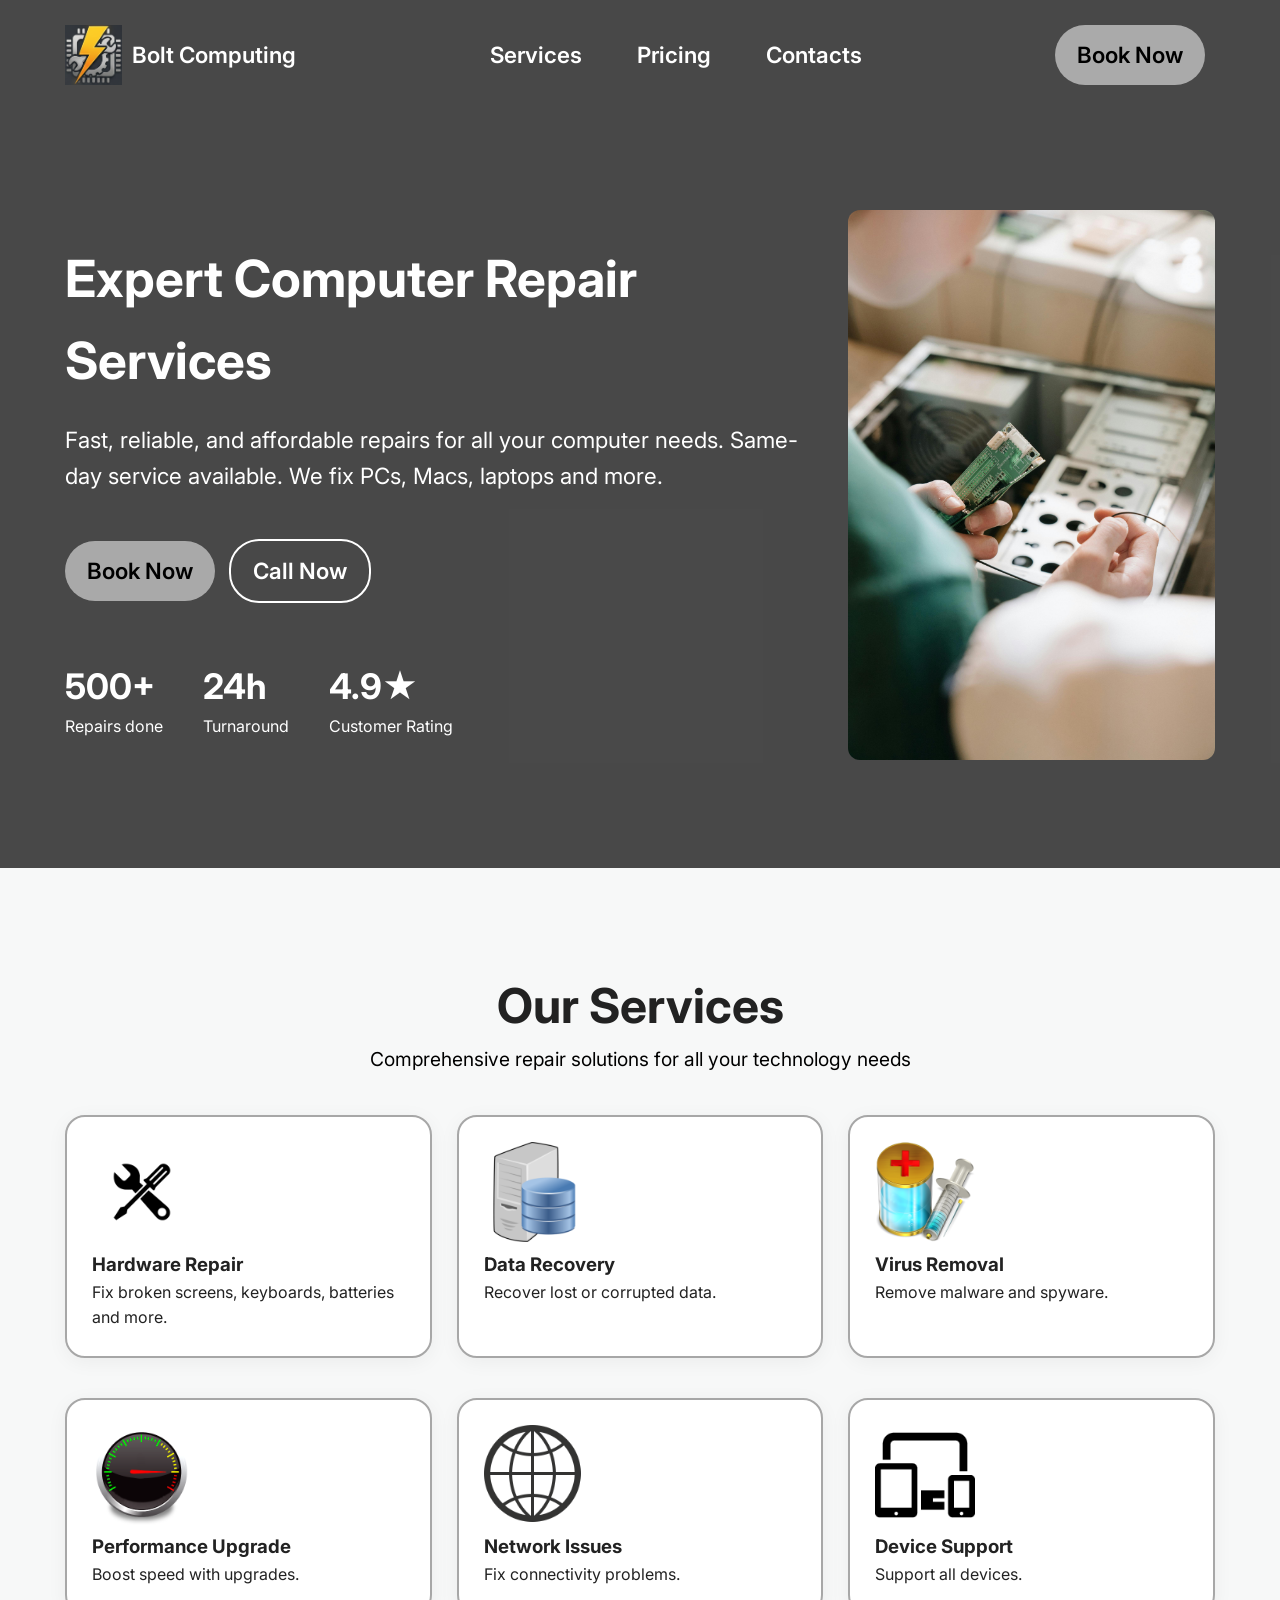
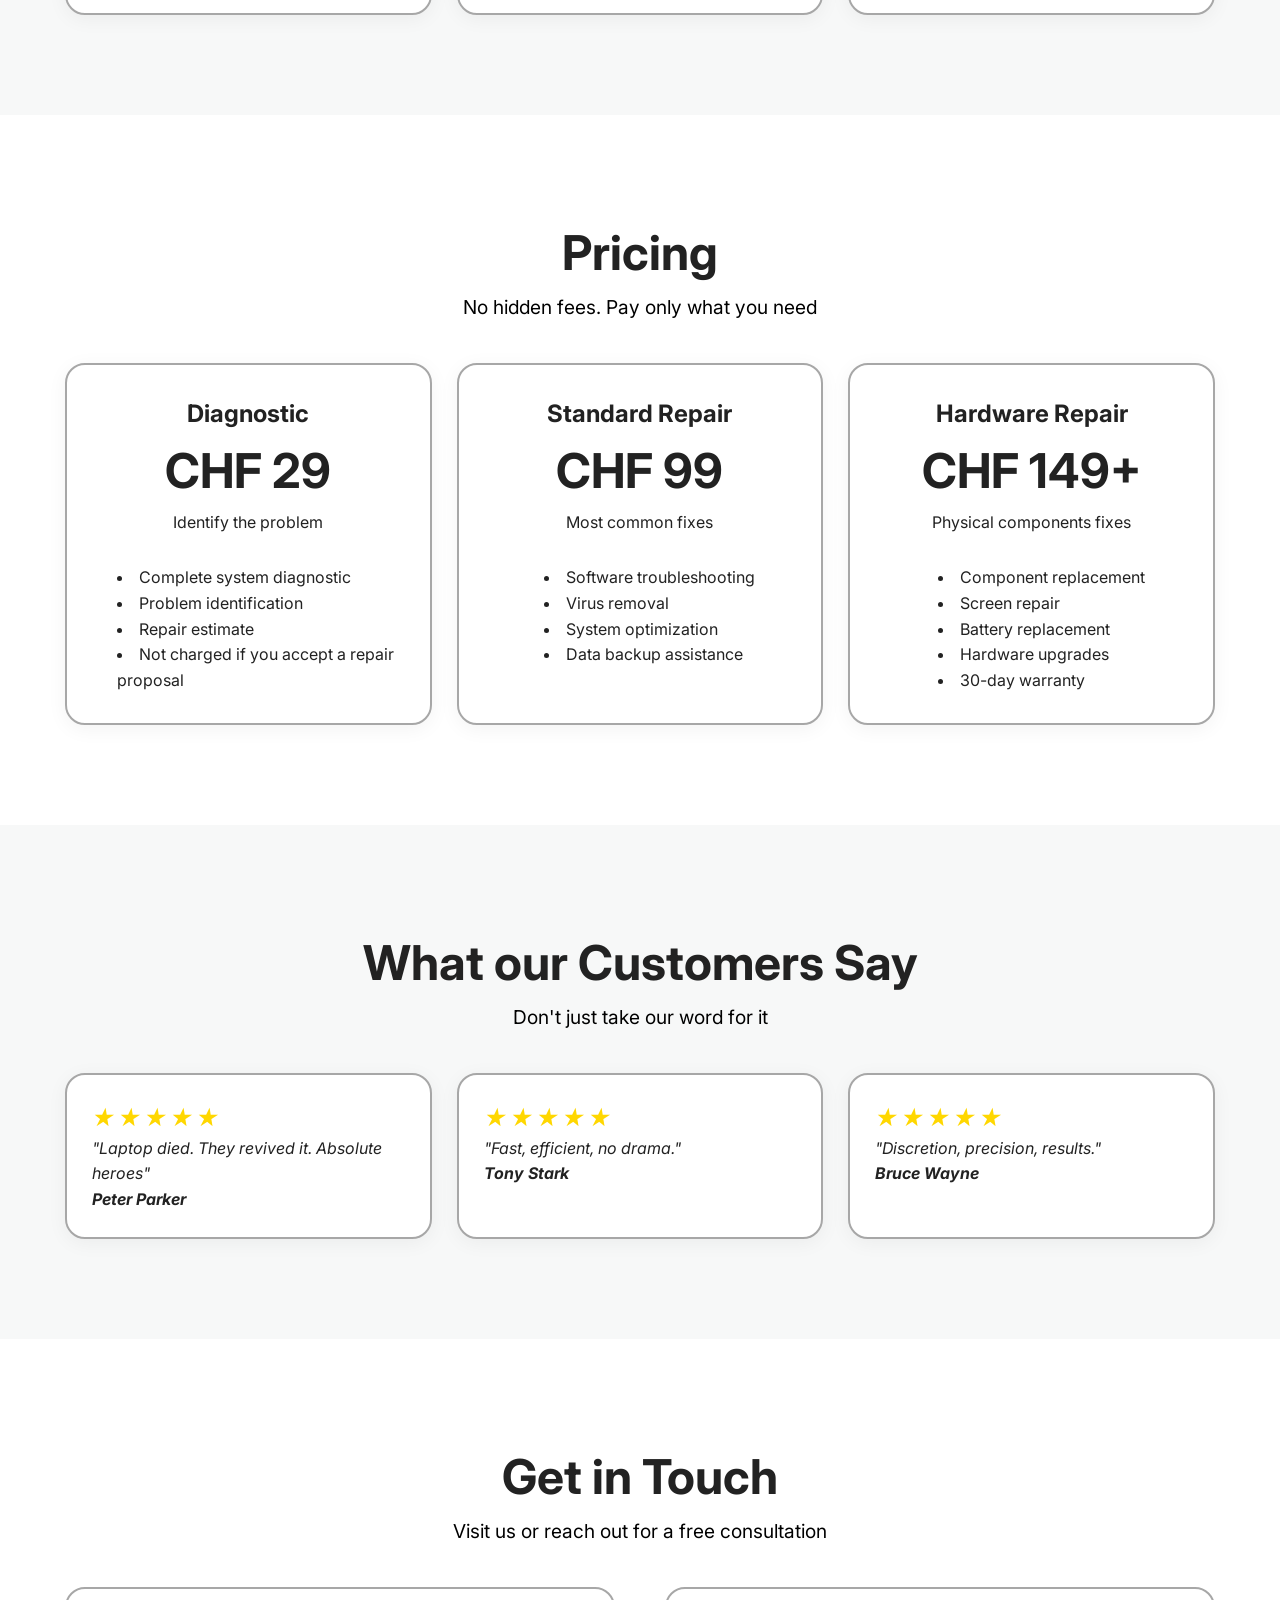
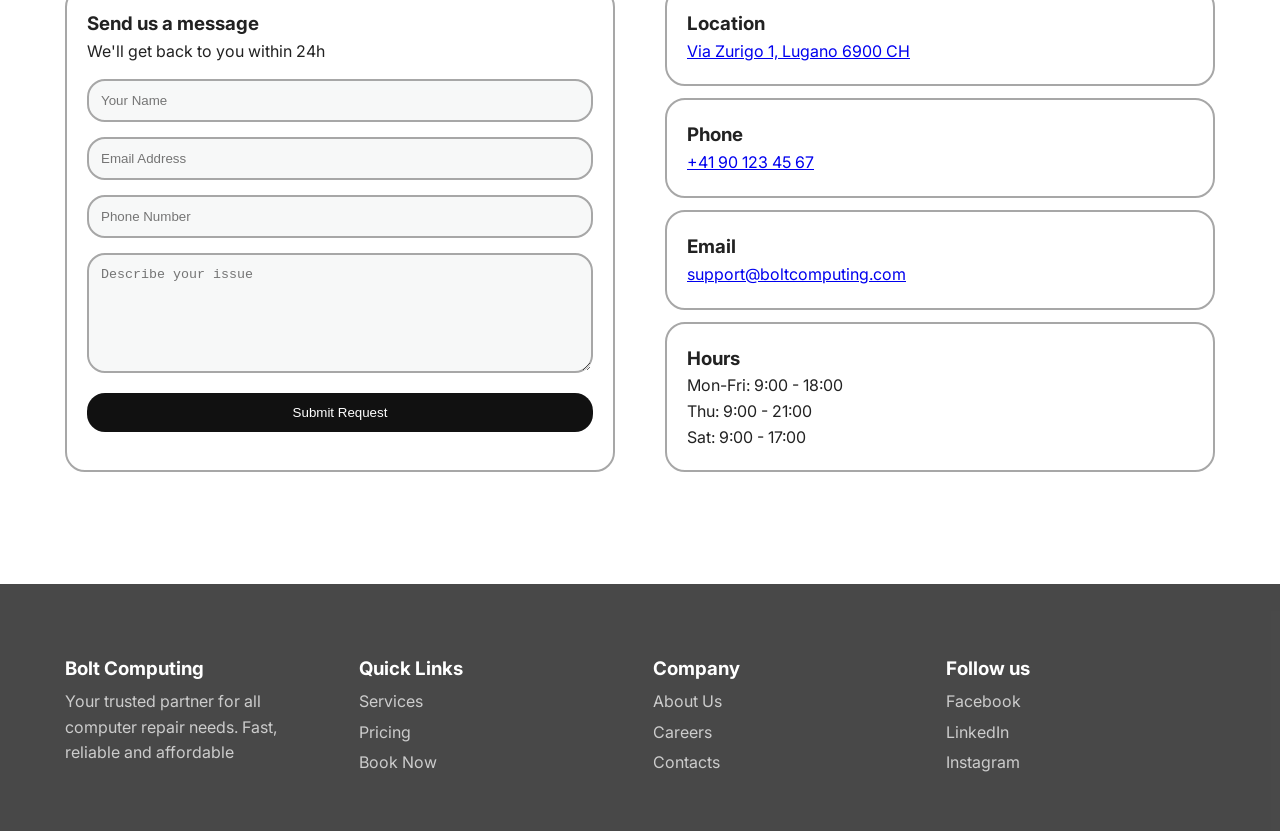
<file: index.html>
<!DOCTYPE html>
<html lang="en">

<head>
    <meta charset="UTF-8">
    <meta name="viewport" content="width=device-width, initial-scale=1.0">
    <title>Bolt Computing</title>
    <link href="https://fonts.googleapis.com/css2?family=Inter:wght@400;600;700&display=swap" rel="stylesheet">
    <link rel="stylesheet" href="styles.css">
</head>

<body>
    <header>
        <nav class="container">
            <div class="logo-container">
                <img src="logo.png" alt="Logo">
                <span>Bolt Computing</span>
            </div>
            <ul class="nav-links">
                <li><a href="#services">Services</a></li>
                <li><a href="#pricing">Pricing</a></li>
                <li><a href="#contacts">Contacts</a></li>
            </ul>
            <a href="#contacts" class="btn primary">Book Now</a>
        </nav>
    </header>

<section class="hero">
  <div class="container hero-wrapper">

    <div class="hero-text">
      <h1>Expert Computer Repair Services</h1>
      <p>
        Fast, reliable, and affordable repairs for all your computer needs.
        Same-day service available. We fix PCs, Macs, laptops and more.
      </p>

      <div class="hero-buttons">
        <a href="#contacts" class="btn primary">Book Now</a>
        <a href="tel:+41901234567" class="btn secondary">Call Now</a>
      </div>

      <div class="stats">
        <div><strong>500+</strong><br>Repairs done</div>
        <div><strong>24h</strong><br>Turnaround</div>
        <div><strong>4.9★</strong><br>Customer Rating</div>
      </div>
    </div>

    <div class="hero-image">
      <img src="picture.jpg" alt="Repair service">
    </div>

  </div>
</section>

<section id="services" class="services">
<div class="container">
    <h1 class="section-title">Our Services</h2>
    <p class="section-sub">Comprehensive repair solutions for all your technology needs</p>

    <div class="grid">
        <div class="services-card">
            <img src="repair.png" width=100 alt="Hardware Repair">
            <h3>Hardware Repair</h3>
            <p>Fix broken screens, keyboards, batteries and more.</p>
        </div>
        <div class="services-card">
            <img src="recovery.png" width=100 alt="Data Recovery">
            <h3>Data Recovery</h3>
            <p>Recover lost or corrupted data.</p>
        </div>
        <div class="services-card">
            <img src="antivirus.png" width=100 alt="Virus Removal">
            <h3>Virus Removal</h3>
            <p>Remove malware and spyware.</p>
        </div>
    </div>
    <div class="grid">
        <div class="services-card">
            <img src="performance.png" width=100 alt="Performance Upgrade">
            <h3>Performance Upgrade</h3>
            <p>Boost speed with upgrades.</p>
        </div>
        <div class="services-card">
            <img src="network.png" width=100 alt="Network Issues">            
            <h3>Network Issues</h3>
            <p>Fix connectivity problems.</p>
        </div>
        <div class="services-card">
            <img src="devices.png" width=100 alt="Device Support">            
            <h3>Device Support</h3>
            <p>Support all devices.</p>
        </div>
    </div>    
</div>
</section>

<section id="pricing" class="pricing container">
    <h1 class="section-title">Pricing</h2>
    <p class="section-sub">No hidden fees. Pay only what you need</p>


    <div class="grid">
        <div class="price-card">
            <h2>Diagnostic</h3>
            <p class="price">CHF 29</p>
            <p>Identify the problem</p>
            <ul>
                <li>Complete system diagnostic</li>
                <li>Problem identification</li>
                <li>Repair estimate</li>
                <li>Not charged if you accept a repair proposal</li>
            </ul>
        </div>

        <div class="price-card">
            <h2>Standard Repair</h3>
            <p class="price">CHF 99</p>
            <p>Most common fixes</p>
            <ul>
                <li>Software troubleshooting</li>
                <li>Virus removal</li>
                <li>System optimization</li>
                <li>Data backup assistance</li>
            </ul>
        </div>

        <div class="price-card">
            <h2>Hardware Repair</h3>
            <p class="price">CHF 149+</p>
            <p>Physical components fixes</p>
            <ul>
                <li>Component replacement</li>
                <li>Screen repair</li>
                <li>Battery replacement</li>
                <li>Hardware upgrades</li>
                <li>30-day warranty</li>
            </ul>
        </div>
    </div>
</section>

<section id="testimonials" class="testimonials">
    <div class="container">
        <h2 class="section-title">What our Customers Say</h2>
        <p class="section-sub">Don't just take our word for it</p>

        <div class="grid">
            <div class="card">
                <span class="stars">★★★★★</span>
                <p>"Laptop died. They revived it. Absolute heroes"</p>
                <strong>Peter Parker</strong>
            </div>
            <div class="card">
                <span class="stars">★★★★★</span>
                <p>"Fast, efficient, no drama."</p>
                <strong>Tony Stark</strong>
            </div>
            <div class="card">
                <span class="stars">★★★★★</span>
                <p>"Discretion, precision, results."</p>
                <strong>Bruce Wayne</strong>
            </div>
        </div>
    </div>
</section>

<section id="contacts" class="container">
    <h1 class="section-title">Get in Touch</h2>
    <p class="section-sub">Visit us or reach out for a free consultation</p>

    <div class="contact-grid">
        <div class="info-card">
            <h3>Send us a message</h4>
            <p>We'll get back to you within 24h</p>
            <form>
                <input placeholder="Your Name">
                <input placeholder="Email Address">
                <input placeholder="Phone Number">
                <textarea placeholder="Describe your issue"></textarea>
                <button>Submit Request</button>
            </form>
        </div>
        <div>
            <div class="info-card">
                <h3>Location</h4>
                <p><a href="https://maps.app.goo.gl/4o4ciXp99jhrGWiN7">Via Zurigo 1, Lugano 6900 CH </a></p>
            </div>
            <div class="info-card">
                <h3>Phone</h4>
                <p><a href="tel:+41901234567">+41 90 123 45 67</a></p>
            </div>
            <div class="info-card">
                <h3>Email</h4>
                <p><a href="mailto:support@boltcomputing.com">support@boltcomputing.com</a></p>
            </div>
            <div class="info-card">
                <h3>Hours</h4>
                    <p>
                        Mon-Fri: 9:00 - 18:00<br>
                        Thu: 9:00 - 21:00<br>
                        Sat: 9:00 - 17:00
                    </p>
            </div>
        </div>


    </div>
</section>

<footer>
    <div class="container grid">
        <div>
            <h3>Bolt Computing</h3>
            <p>Your trusted partner for all computer repair needs. Fast, reliable and affordable</p>
        </div>
        <div>
            <h3>Quick Links</h4>
            <ul class="footer-links">
                <li><a href="#services">Services</a></li>
                <li><a href="#pricing">Pricing</a></li>
                <li><a href="#contacts">Book Now</a></li>
            </ul>                
        </div>
        <div>
            <h3>Company</h4>
            <ul class="footer-links">
                <li><a href="#testimonials">About Us</a></li>
                <li><a href="index.html">Careers</a></li>
                <li><a href="#contacts">Contacts</a></li>
            </ul>
        </div>
            <div>
            <h3>Follow us</h4>
            <ul class="footer-links">
                <li><a href="https://www.facebook.com">Facebook</a>
                <li><a href="https://www.linkedin.com">LinkedIn</a></li>
                <li><a href="https://www.instagram.com">Instagram</a></li>
            </ul>
        </div>
    </div>
</footer>

</body>
</html>
</file>
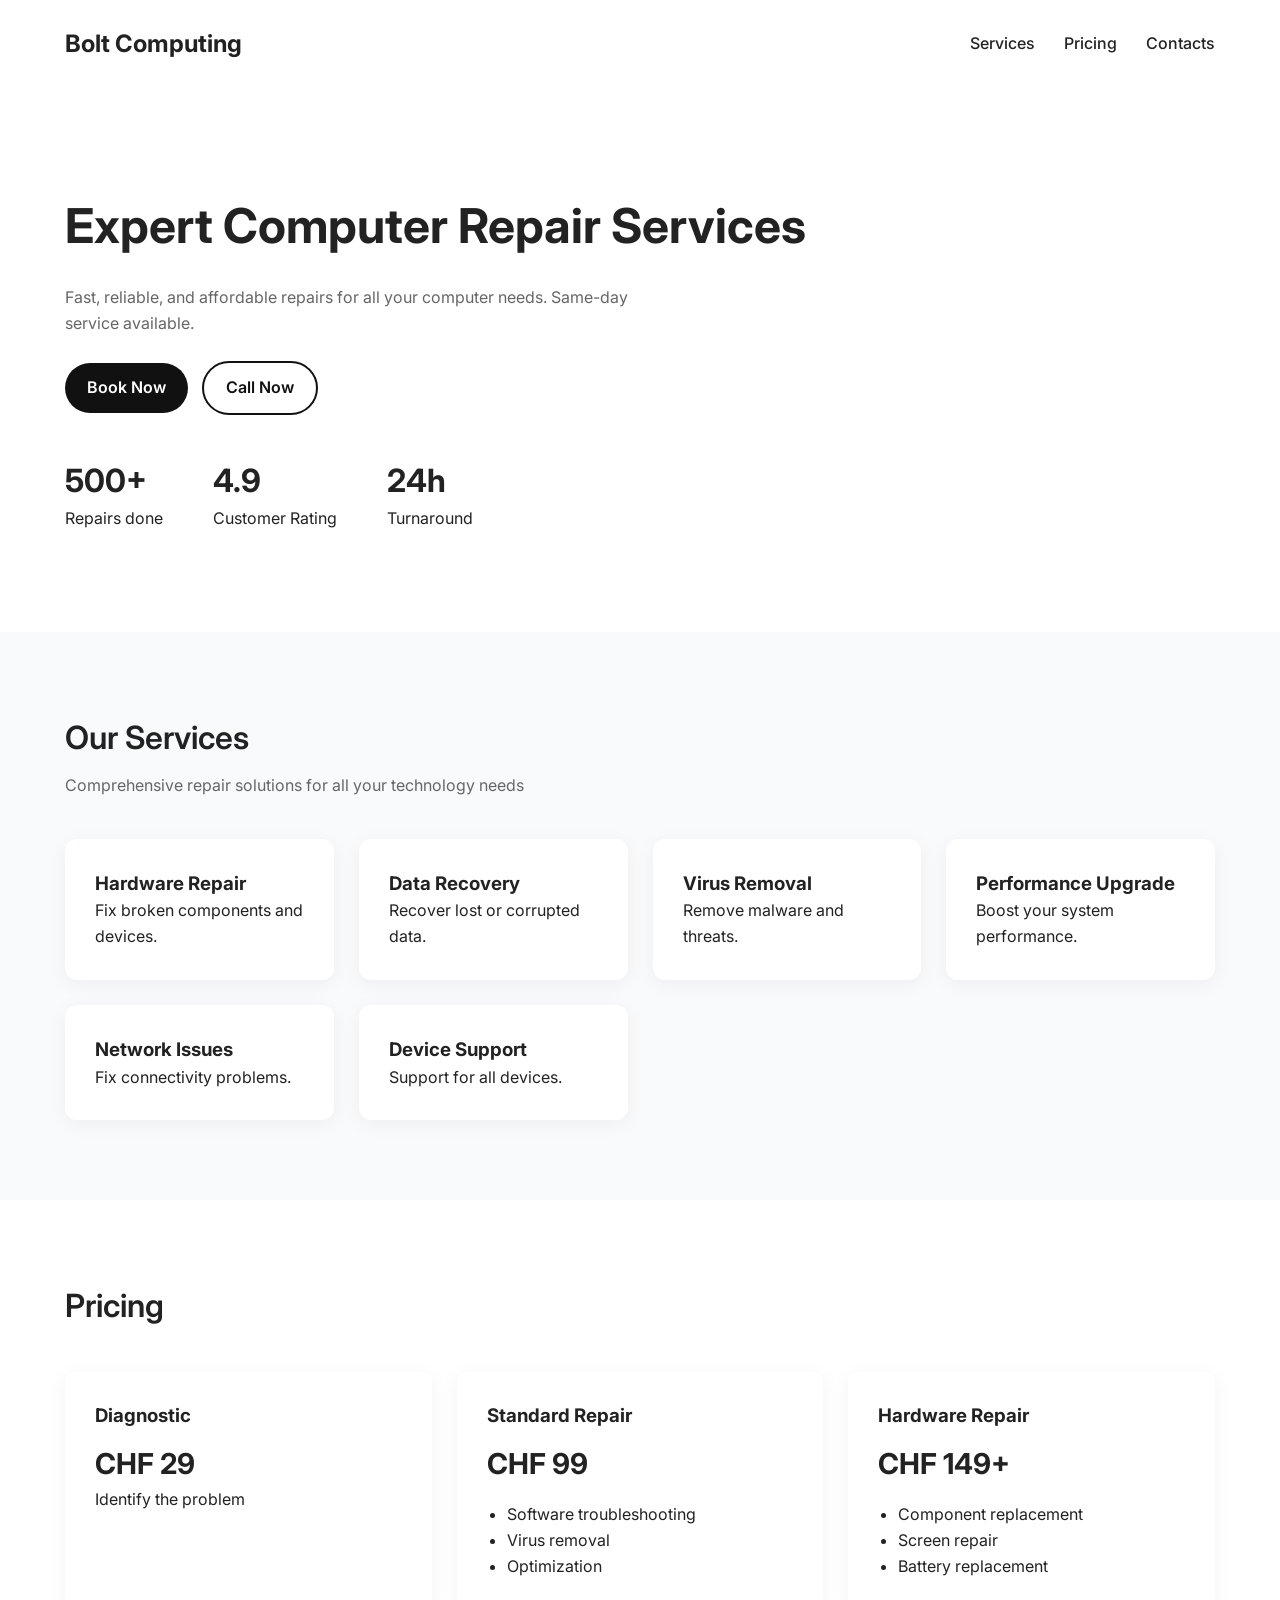
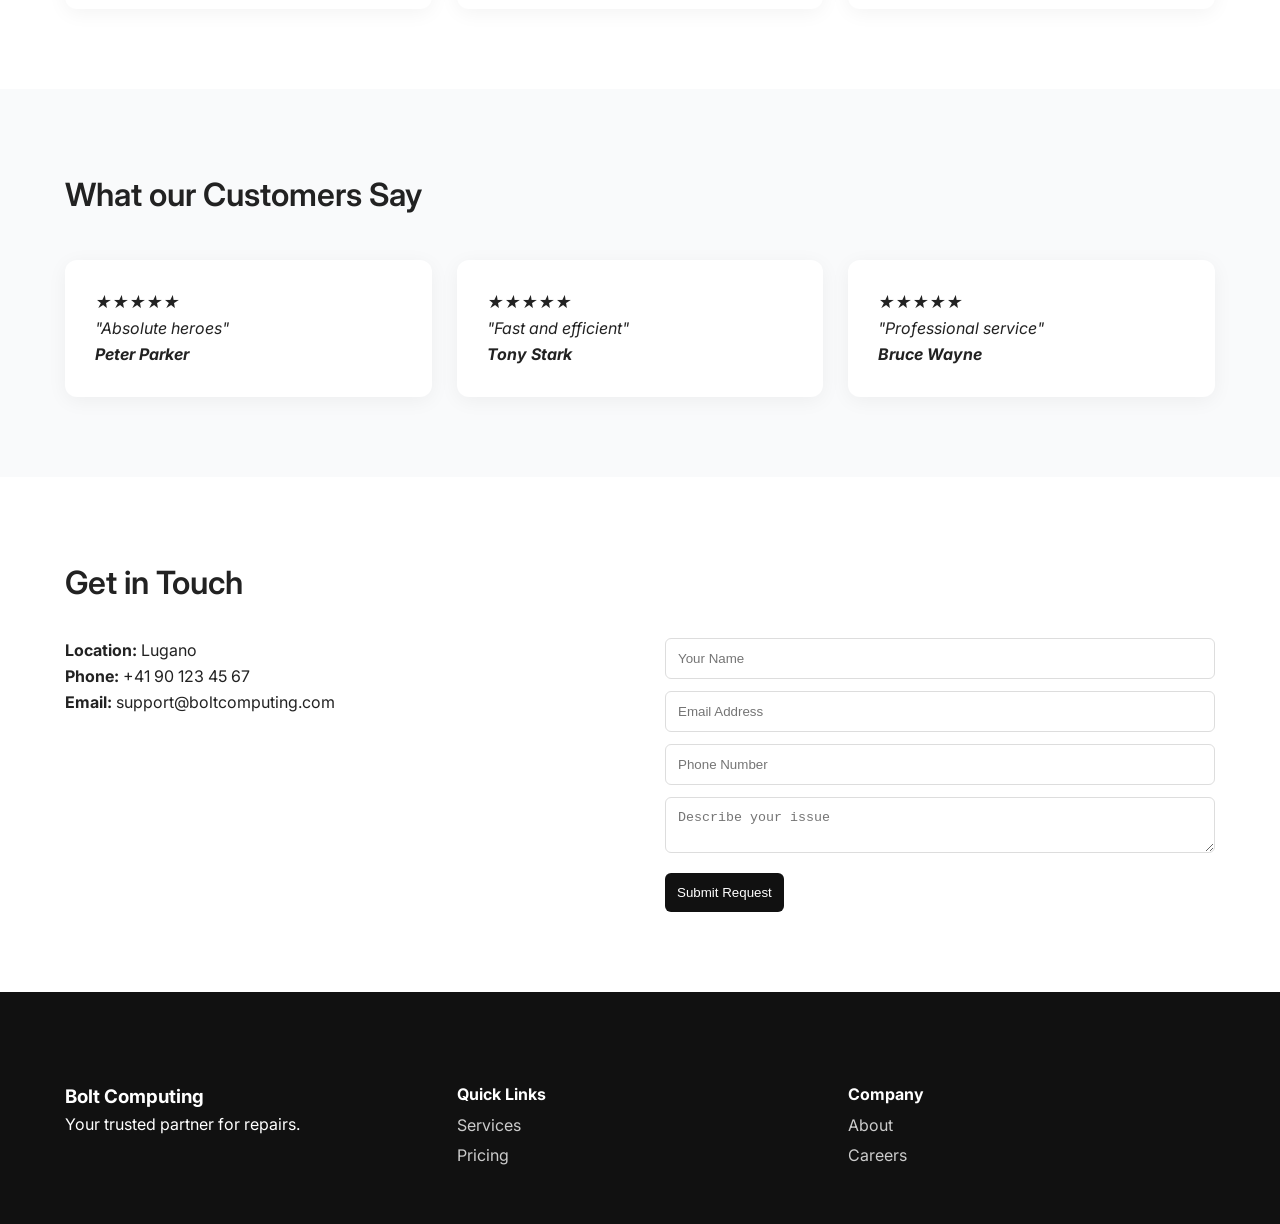
<file: boltcomputing_index.html>
<!DOCTYPE html>
<html lang="en">
<head>
<meta charset="UTF-8">
<meta name="viewport" content="width=device-width, initial-scale=1.0">

<title>Bolt Computing</title>
<link href="https://fonts.googleapis.com/css2?family=Inter:wght@300;400;500;600;700&display=swap" rel="stylesheet">

<style>

/* GLOBAL RESET & VARIABLES */
* {
    margin: 0;
    padding: 0;
    box-sizing: border-box;
}

/* Color system */
:root {
    --primary: #111;
    --accent: #007BFF;
    --light-bg: #f9fafb;
    --text: #222;
    --muted: #666;
}

/* Base typography */
body {
    font-family: 'Inter', sans-serif;
    color: var(--text);
    line-height: 1.6;
}

/* Consistent container width */
.container {
    width: 90%;
    max-width: 1150px;
    margin: auto;
}

/* Section spacing (very important for clean layout) */
section {
    padding: 80px 0;
}

/* NAVBAR */
nav {
    display: flex;
    justify-content: space-between;
    align-items: center;
    padding: 25px 0;
}

/* Logo styling */
nav h2 {
    font-weight: 700;
}

/* Navigation links */
nav a {
    margin-left: 25px;
    text-decoration: none;
    color: var(--text);
    font-weight: 500;
}

/* Hover effect for interactivity */
nav a:hover {
    color: var(--accent);
}

/* HERO SECTION */
.hero {
    padding: 100px 0;
}

/* Big headline */
.hero h1 {
    font-size: 3rem;
    font-weight: 700;
    margin-bottom: 20px;
}

/* Supporting text */
.hero p {
    max-width: 600px;
    color: var(--muted);
    margin-bottom: 25px;
}

/* Buttons */
.btn {
    display: inline-block;
    padding: 12px 22px;
    border-radius: 30px;
    font-weight: 600;
    text-decoration: none;
    margin-right: 10px;
    transition: 0.3s;
}

/* Primary button */
.btn.primary {
    background: var(--primary);
    color: white;
}

/* Secondary button */
.btn.secondary {
    border: 2px solid var(--primary);
    color: var(--primary);
}

/* Hover animation */
.btn:hover {
    transform: translateY(-2px);
}

/* Stats section */
.stats {
    display: flex;
    gap: 50px;
    margin-top: 40px;
}

/* Big numbers */
.stats strong {
    font-size: 2rem;
}

/* SERVICES */
.services {
    background: var(--light-bg);
}

/* Section titles */
.section-title {
    font-size: 2rem;
    font-weight: 600;
    margin-bottom: 10px;
}

.section-sub {
    color: var(--muted);
}

/* Grid layout */
.grid {
    display: grid;
    grid-template-columns: repeat(auto-fit, minmax(250px, 1fr));
    gap: 25px;
    margin-top: 40px;
}

/* Card design */
.card {
    background: white;
    padding: 30px;
    border-radius: 12px;
    box-shadow: 0 4px 20px rgba(0,0,0,0.05);
    transition: 0.3s;
}

/* Hover effect */
.card:hover {
    transform: translateY(-5px);
}

/* PRICING */
.price-card {
    padding: 30px;
    border-radius: 12px;
    background: white;
    box-shadow: 0 4px 20px rgba(0,0,0,0.05);
}

/* Price emphasis */
.price-card h3 {
    margin-bottom: 10px;
}

.price {
    font-size: 1.8rem;
    font-weight: 700;
}

/* Feature list */
.price-card ul {
    margin-top: 15px;
    padding-left: 20px;
}

/* TESTIMONIALS */
.testimonials {
    background: var(--light-bg);
}

/* Quote styling */
.testimonials .card {
    font-style: italic;
}

/* CONTACT */
.contact-grid {
    display: grid;
    grid-template-columns: 1fr 1fr;
    gap: 50px;
    margin-top: 30px;
}

/* Form styling */
form input, form textarea {
    width: 100%;
    padding: 12px;
    margin-bottom: 12px;
    border: 1px solid #ddd;
    border-radius: 6px;
}

/* Submit button */
form button {
    padding: 12px;
    background: var(--primary);
    color: white;
    border: none;
    border-radius: 6px;
    cursor: pointer;
}

/* FOOTER */
footer {
    background: #111;
    color: white;
    padding: 50px 0;
}

footer a {
    color: #ccc;
    text-decoration: none;
    margin: 5px 0;
    display: block;
}

/* RESPONSIVE DESIGN */
@media (max-width: 768px) {

    .hero h1 {
        font-size: 2.2rem;
    }

    .stats {
        flex-direction: column;
        gap: 20px;
    }

    .contact-grid {
        grid-template-columns: 1fr;
    }
}

</style>
</head>

<body>

<!--  NAVBAR -->
<div class="container">
    <nav>
        <h2>Bolt Computing</h2>
        <div>
            <a href="#">Services</a>
            <a href="#">Pricing</a>
            <a href="#">Contacts</a>
        </div>
    </nav>
</div>

<!-- HERO -->
<section class="hero container">
    <h1>Expert Computer Repair Services</h1>
    <p>Fast, reliable, and affordable repairs for all your computer needs. Same-day service available.</p>

    <a href="#" class="btn primary">Book Now</a>
    <a href="#" class="btn secondary">Call Now</a>

    <div class="stats">
        <div><strong>500+</strong><br>Repairs done</div>
        <div><strong>4.9</strong><br>Customer Rating</div>
        <div><strong>24h</strong><br>Turnaround</div>
    </div>
</section>

<!-- SERVICES -->
<section class="services">
<div class="container">
    <h2 class="section-title">Our Services</h2>
    <p class="section-sub">Comprehensive repair solutions for all your technology needs</p>

    <div class="grid">
        <div class="card"><h3>Hardware Repair</h3><p>Fix broken components and devices.</p></div>
        <div class="card"><h3>Data Recovery</h3><p>Recover lost or corrupted data.</p></div>
        <div class="card"><h3>Virus Removal</h3><p>Remove malware and threats.</p></div>
        <div class="card"><h3>Performance Upgrade</h3><p>Boost your system performance.</p></div>
        <div class="card"><h3>Network Issues</h3><p>Fix connectivity problems.</p></div>
        <div class="card"><h3>Device Support</h3><p>Support for all devices.</p></div>
    </div>
</div>
</section>

<!-- PRICING -->
<section class="container">
    <h2 class="section-title">Pricing</h2>

    <div class="grid">
        <div class="price-card">
            <h3>Diagnostic</h3>
            <p class="price">CHF 29</p>
            <p>Identify the problem</p>
        </div>

        <div class="price-card">
            <h3>Standard Repair</h3>
            <p class="price">CHF 99</p>
            <ul>
                <li>Software troubleshooting</li>
                <li>Virus removal</li>
                <li>Optimization</li>
            </ul>
        </div>

        <div class="price-card">
            <h3>Hardware Repair</h3>
            <p class="price">CHF 149+</p>
            <ul>
                <li>Component replacement</li>
                <li>Screen repair</li>
                <li>Battery replacement</li>
            </ul>
        </div>
    </div>
</section>

<!-- TESTIMONIALS -->
<section class="testimonials">
<div class="container">
    <h2 class="section-title">What our Customers Say</h2>

    <div class="grid">
        <div class="card">★★★★★<p>"Absolute heroes"</p><strong>Peter Parker</strong></div>
        <div class="card">★★★★★<p>"Fast and efficient"</p><strong>Tony Stark</strong></div>
        <div class="card">★★★★★<p>"Professional service"</p><strong>Bruce Wayne</strong></div>
    </div>
</div>
</section>

<!-- CONTACT -->
<section class="container">
    <h2 class="section-title">Get in Touch</h2>

    <div class="contact-grid">
        <div>
            <p><strong>Location:</strong> Lugano</p>
            <p><strong>Phone:</strong> +41 90 123 45 67</p>
            <p><strong>Email:</strong> support@boltcomputing.com</p>
        </div>

        <form>
            <input type="text" placeholder="Your Name">
            <input type="email" placeholder="Email Address">
            <input type="text" placeholder="Phone Number">
            <textarea placeholder="Describe your issue"></textarea>
            <button>Submit Request</button>
        </form>
    </div>
</section>

<!-- FOOTER -->
<footer>
<div class="container grid">
    <div>
        <h3>Bolt Computing</h3>
        <p>Your trusted partner for repairs.</p>
    </div>

    <div>
        <h4>Quick Links</h4>
        <a href="#">Services</a>
        <a href="#">Pricing</a>
    </div>

    <div>
        <h4>Company</h4>
        <a href="#">About</a>
        <a href="#">Careers</a>
    </div>
</div>
</footer>

</body>
</html>
</file>
<file: styles.css>
* {
    margin: 0;
    padding: 0;
    box-sizing: border-box;
}

html { scroll-behavior: smooth; }

body {
    font-family: 'Inter', sans-serif;
    color: #222;
    line-height: 1.6;
}

.container {
    width: 90%;
    max-width: 1150px;
    margin: auto;
    text-align: center;
}

section {
    padding: 100px 0;
}

header {
    background-color: rgba(27, 27, 27, 0.801);
    position: sticky;
    top: 0;
    z-index: 1000;
}

nav {
    display: flex;
    justify-content: space-between;
    align-items: center;
    padding: 25px 0;
    color: white;
}

.logo-container {
    display: flex;
    align-items: center;
    gap: 10px;
}

.logo-container img {
    height: 60px;
}

.logo-container span {
    font-weight: 600;
    font-size: 1.4rem;
}

.nav-links {
    display: flex;
    list-style: none;
}

.nav-links li {
    margin: 0 15px;
}

.nav-links a {
    text-decoration: none;
    color: #ffffff;
    font-weight: 600;
    font-size: 1.4rem;

}

.nav-links a:hover {
    color: #ff9d00;
}

nav a {
    margin-left: 25px;
    text-decoration: none;
    padding: 25px 0;
    color: #ffffff;
    font-weight: 500;
}

nav a:hover {
    color: #ff9d00;
}

.hero {
    background: rgba(27, 27, 27, 0.801);
    color: white;
}

.hero .container {
    display: grid;
    grid-template-columns: 2fr 1fr;
    gap: 50px;
    align-items: center;
    text-align: left;
}

.hero-text {
    display: flex;
    flex-direction: column;
    justify-content: center;
}

.hero-buttons {
    margin: 25px 0;
}

.hero-image img {
    width: 100%;
    border-radius: 18px;
}

.hero h1 {
    font-size: 3.2rem;
    margin-bottom: 20px;
}

.hero p {
    color: #ffffff;
    margin-bottom: 20px;
    font-size: 1.4rem;

}

.btn {
    padding: 12px 22px;
    border-radius: 30px;
    font-weight: 600;
    text-decoration: none;
    margin-right: 10px;
    display: inline-block;
}

.btn.primary {
    background: #e1e1e1a2;
    color: rgb(0, 0, 0);
    font-size: 1.4rem;
}

.btn.secondary {
    border: 2px solid #ffffff;
    color: #ffffff;
    font-size: 1.4rem;
}

.primary:hover {
  background-color: #ff9d00;
}

.secondary:hover {
  background-color: #ff9d00;
}

.stats {
    display: flex;
    gap: 40px;
    margin-top: 30px;
}

.stats strong {
    font-size: 2.2rem;
}

.hero img {
    width: 100%;
    border-radius: 12px;
}

.services {
    background: #f7f8f8;
}

.section-title {
    font-size: 3rem;
}

.section-sub {
    color: #000000;
    margin-bottom: 40px;
    font-size: 1.2rem;    
}

.grid {
    display: grid;
    grid-template-columns: repeat(auto-fit, minmax(250px, 1fr));
    gap: 25px;
    margin-top: 40px;
}

.services-card {
    background: white;
    padding: 25px;
    border-radius: 20px;
    box-shadow: 0 4px 20px rgba(0,0,0,0.05);
    text-align: left;
    border: 2px solid #a7a7a7;
}

.card {
    background: white;
    padding: 25px;
    border-radius: 20px;
    box-shadow: 0 4px 20px rgba(0,0,0,0.05);
    text-align: left;
    border: 2px solid #a7a7a7;
}

.pricing ul {
    margin-top: 30px;
    padding-left: 20px;
    list-style-position: inside;
    text-align: left;
    display: inline-block;
}

.price-card {
    background: white;
    padding: 30px;
    border-radius: 20px;
    text-align: center;
    box-shadow: 0 4px 20px rgba(0,0,0,0.05);
    border: 2px solid #a7a7a7;
}

.price {
    font-size: 3.0rem;
    font-weight: bold;
}

.stars {
    color: #FFD700;
    font-size: 1.4rem;
    letter-spacing: 3px;
}

.testimonials {
    background: #f7f8f8;
}

.testimonials .card {
    font-style: italic;
}

.contact-grid {
    display: grid;
    grid-template-columns: 1fr 1fr;
    gap: 50px;
}

form input, form textarea {
    width: 100%;
    padding: 12px;
    margin-top: 15px;
    border: 2px solid #a7a7a7;
    border-radius: 18px;
    background: #f7f8f8;
}

textarea {
    resize: vertical;
    width: 100%;
    min-height: 120px;
    max-height: 250px;
    background: #f7f8f8;
}

form button {
    padding: 12px;
    background: #111;
    color: white;
    border: none;
    border-radius: 18px;
    margin-top: 12px;
    width: 100%;
}

.info-card {
    background: white;
    border: 2px solid #a7a7a7;
    margin-bottom: 12px;
    padding:20px;
    border-radius: 20px;
    text-align: left;
}

footer {
    background: rgba(27, 27, 27, 0.801);
    color: white;
    padding: 50px 0;
}

footer .grid {
    margin-top: 20px;
    text-align: left;
}

.footer-links {
    list-style: none;
}

.footer-links a {
    text-decoration: none;
    color: #ccc;
}

.footer-links a:hover {
    color: #ff9d00;
}

footer a {
    color: #ccc;
    text-decoration: none;
    display: block;
    margin: 5px 0;
    text-align: left;
}

footer p {
    color: #ccc;
    text-decoration: none;
    display: block;
    margin: 5px 0;
    text-align: left;
}

@media (max-width: 768px) {
    .hero {
        grid-template-columns: 1fr;
    }

    .hero .container {
        grid-template-columns: 1fr;
        text-align: center;
    }

    .grid {
        grid-template-columns: 1fr;
    }

    .stats {
        flex-direction: column;
    }
 
    .contact-grid {
        grid-template-columns: 1fr;
    }

    footer .grid > div {
        padding-bottom: 20px;
        border-bottom: 1px solid rgba(255,255,255,0.1);
        text-align: center;
    }

    footer .grid > div:last-child {
        border-bottom: none;
    }

    footer {
        text-align: center;
    }

    footer a,
    footer p {
        text-align: center;
    }

}
</file>
